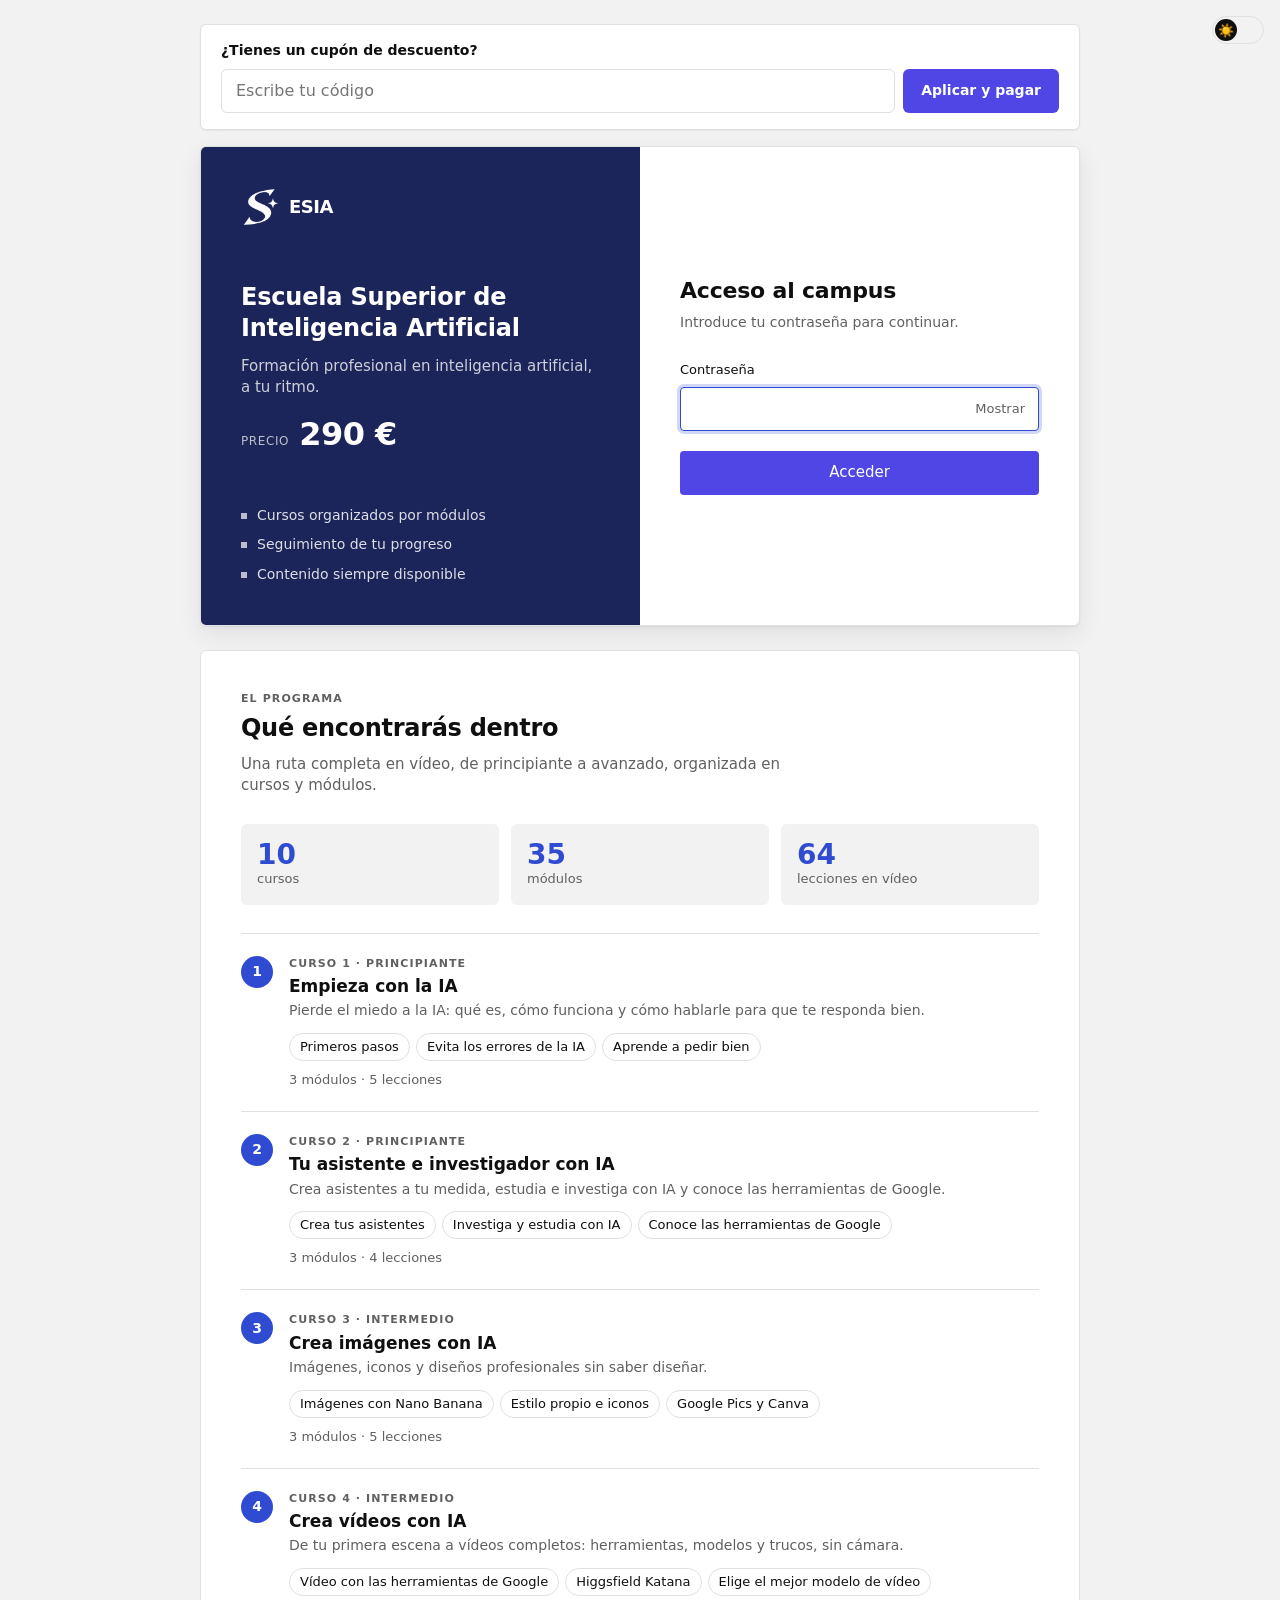
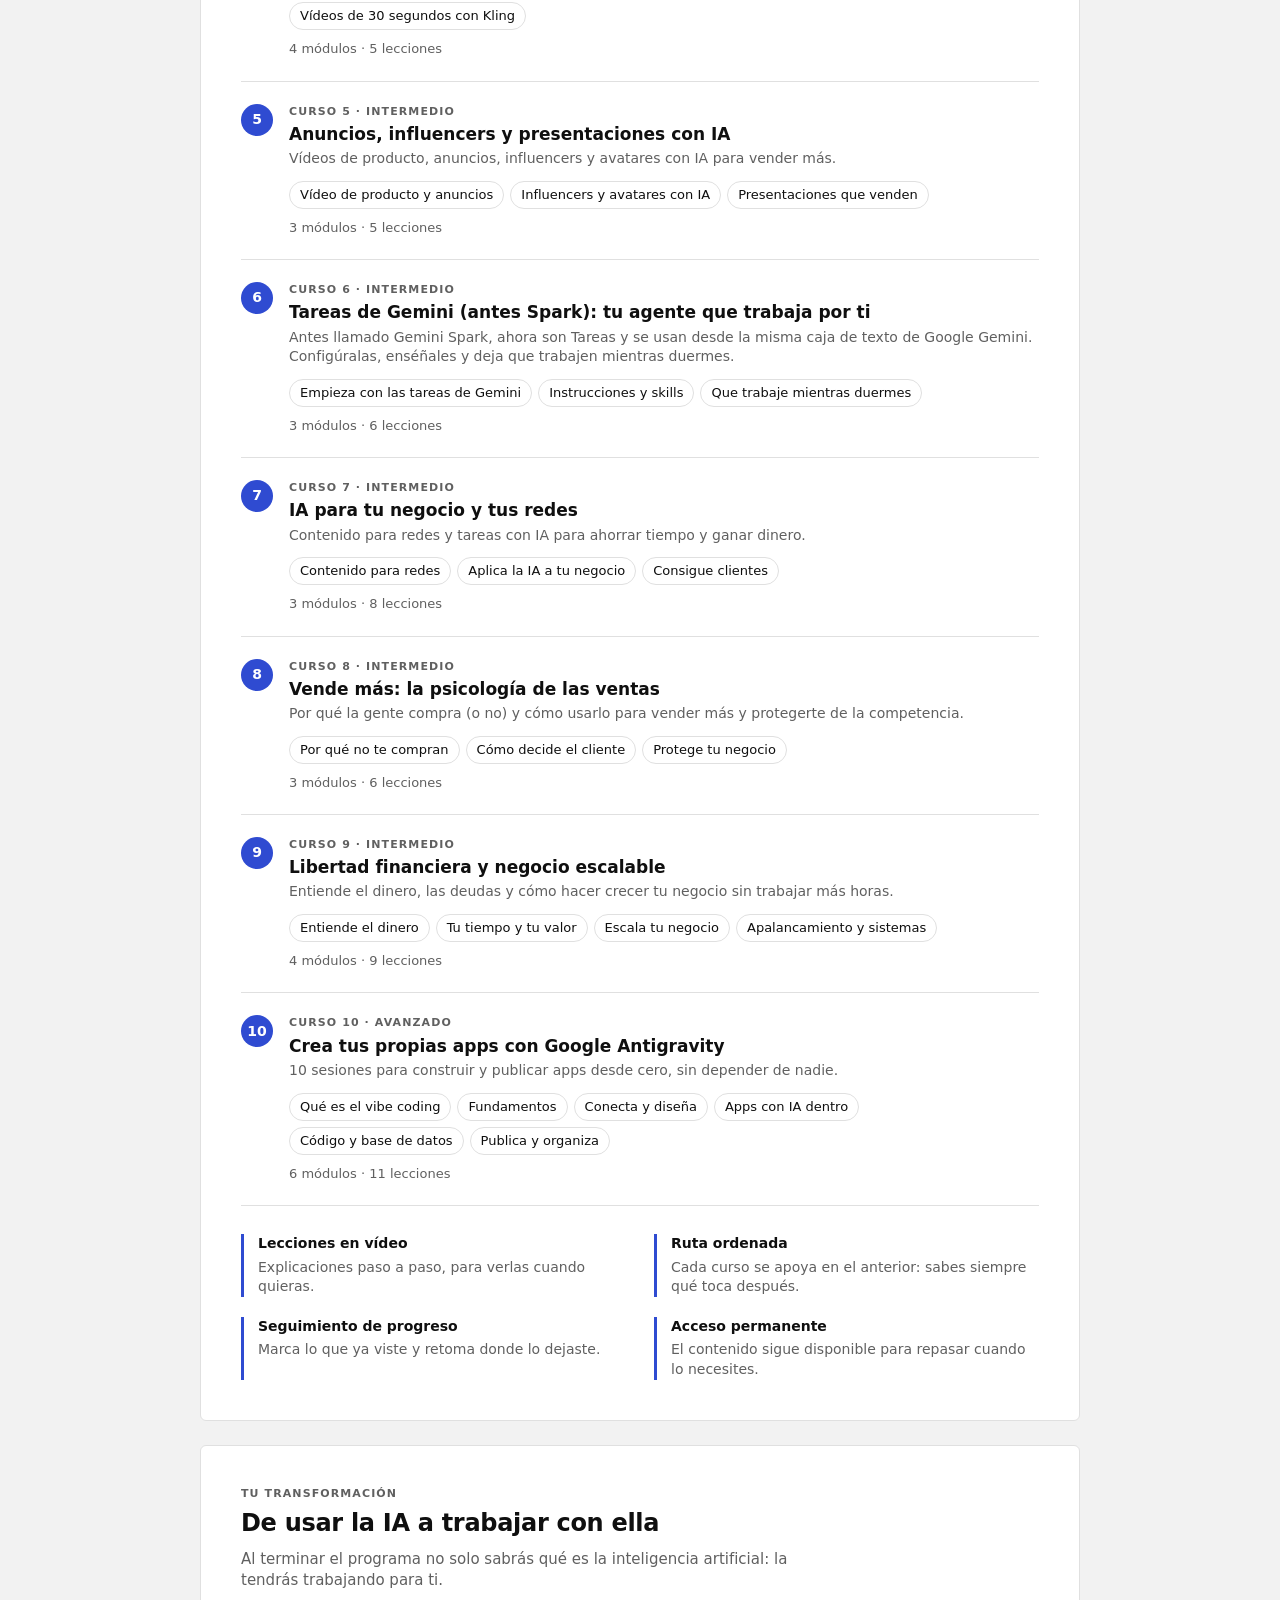
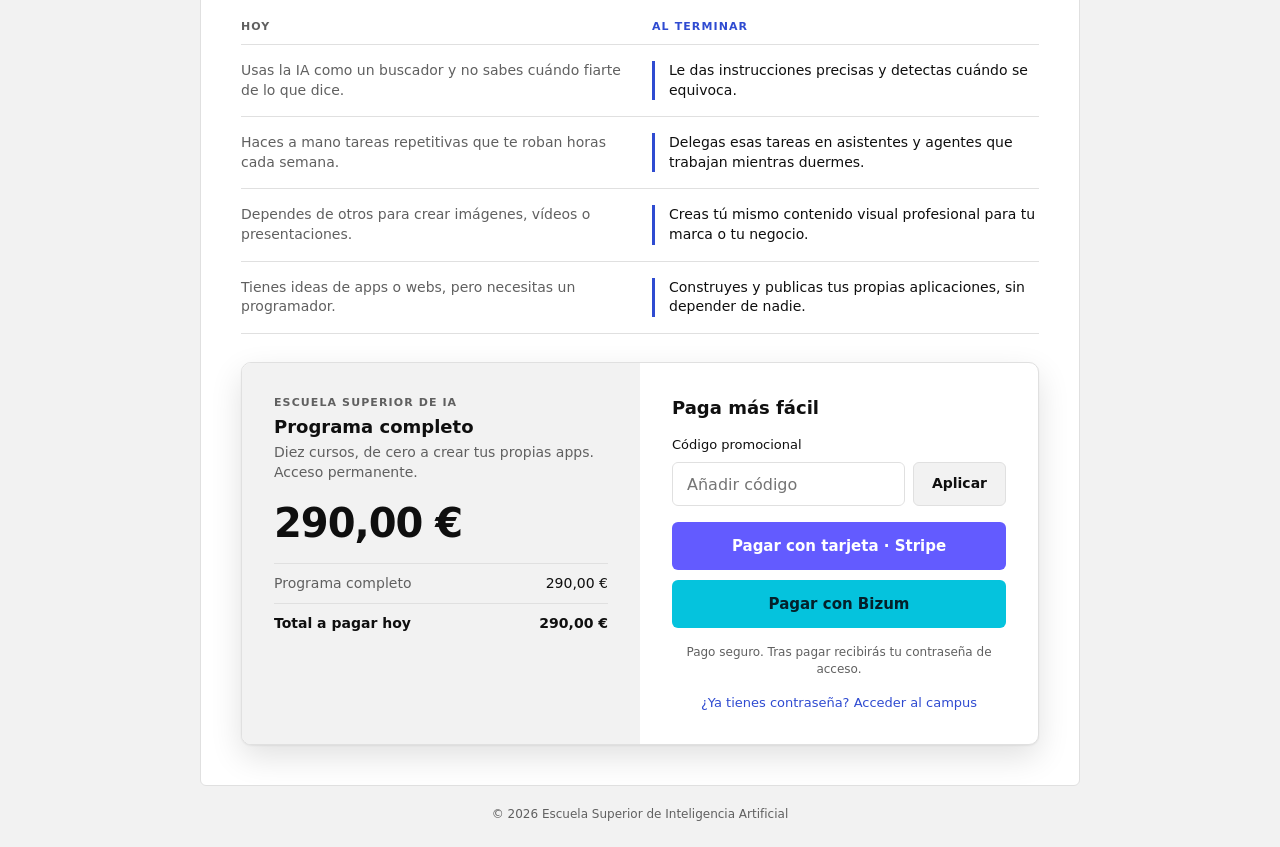
<file: index.html>
<!doctype html>
<html lang="es">
<head>
  <meta charset="utf-8">
  <meta name="viewport" content="width=device-width, initial-scale=1">
  <title>Escuela Superior de Inteligencia Artificial</title>
  <meta name="description" content="Plataforma de formación en inteligencia artificial. Acceso con contraseña.">
  <meta name="theme-color" content="#242527">
  <link rel="icon" href="assets/favicon.png?v=7" type="image/png">
  <!-- Vista previa al compartir (WhatsApp, Telegram, redes). Si cambia la dirección web, actualiza las URLs de abajo. -->
  <link rel="canonical" href="https://escuelasuperioria.com/">
  <link rel="apple-touch-icon" href="assets/apple-touch-icon.png?v=7">
  <meta property="og:type" content="website">
  <meta property="og:site_name" content="ESIA">
  <meta property="og:locale" content="es_MX">
  <meta property="og:title" content="Escuela Superior de Inteligencia Artificial">
  <meta property="og:description" content="Formación profesional en inteligencia artificial, a tu ritmo.">
  <meta property="og:url" content="https://escuelasuperioria.com/">
  <meta property="og:image" content="https://escuelasuperioria.com/assets/og-image.png?v=7">
  <meta property="og:image:type" content="image/png">
  <meta property="og:image:width" content="1200">
  <meta property="og:image:height" content="630">
  <meta property="og:image:alt" content="Logo de la Escuela Superior de Inteligencia Artificial">
  <meta name="twitter:card" content="summary_large_image">
  <meta name="twitter:title" content="Escuela Superior de Inteligencia Artificial">
  <meta name="twitter:description" content="Formación profesional en inteligencia artificial, a tu ritmo.">
  <meta name="twitter:image" content="https://escuelasuperioria.com/assets/og-image.png?v=7">
  <link rel="stylesheet" href="css/styles.css">
  <script src="js/redirect.js"></script>
  <script src="js/theme.js"></script>
</head>
<body class="intro-page">
  <main class="intro">
    <button id="theme-btn" class="switch intro-theme" type="button" role="switch" aria-checked="false" aria-label="Modo oscuro"><span class="switch-knob" aria-hidden="true"></span></button>

    <form id="top-coupon" class="top-coupon" novalidate>
      <label for="top-code">¿Tienes un cupón de descuento?</label>
      <div class="co-coupon-row">
        <input id="top-code" type="text" autocomplete="off" autocapitalize="characters" spellcheck="false" placeholder="Escribe tu código">
        <button type="submit" class="btn btn-primary top-coupon-btn">Aplicar y pagar</button>
      </div>
      <p id="top-msg" class="co-msg" role="status" hidden></p>
    </form>

    <section class="intro-card" aria-labelledby="intro-title">
      <div class="intro-aside">
        <div class="brand">
          <img class="brand-logo" src="assets/logo.png?v=7" alt="" width="40" height="40">
          <span class="brand-text">ESIA</span>
        </div>
        <div>
          <h1 id="intro-title">Escuela Superior de Inteligencia Artificial</h1>
          <p class="lead">Formación profesional en inteligencia artificial, a tu ritmo.</p>
          <p class="intro-price"><span>Precio</span> <strong>290 €</strong></p>
                  </div>
        <ul class="intro-points">
          <li>Cursos organizados por módulos</li>
          <li>Seguimiento de tu progreso</li>
          <li>Contenido siempre disponible</li>
        </ul>
      </div>

      <div class="intro-main">
        <h2>Acceso al campus</h2>
        <p class="intro-note">Introduce tu contraseña para continuar.</p>

        <form id="gate-form" class="gate" autocomplete="off" novalidate>
          <label for="password">Contraseña</label>
          <div class="gate-field">
            <input id="password" name="password" type="password"
                   autocomplete="current-password" aria-describedby="gate-error" required autofocus>
            <button type="button" id="toggle-pass" class="gate-toggle" aria-label="Mostrar contraseña">Mostrar</button>
          </div>
          <p id="gate-error" class="gate-error" role="alert" hidden></p>
          <button type="submit" class="btn btn-primary btn-block">Acceder</button>
        </form>
      </div>
    </section>

    <section class="info" aria-labelledby="inside-title">
      <p class="eyebrow">El programa</p>
      <h2 id="inside-title" class="info-title">Qué encontrarás dentro</h2>
      <p class="info-lead">Una ruta completa en vídeo, de principiante a avanzado, organizada en cursos y módulos.</p>
      <dl id="program-stats" class="program-stats"></dl>
      <ol id="program-list" class="program-list"></ol>
      <ul class="includes">
        <li><strong>Lecciones en vídeo</strong><span>Explicaciones paso a paso, para verlas cuando quieras.</span></li>
        <li><strong>Ruta ordenada</strong><span>Cada curso se apoya en el anterior: sabes siempre qué toca después.</span></li>
        <li><strong>Seguimiento de progreso</strong><span>Marca lo que ya viste y retoma donde lo dejaste.</span></li>
        <li><strong>Acceso permanente</strong><span>El contenido sigue disponible para repasar cuando lo necesites.</span></li>
      </ul>
    </section>

    <section class="info" aria-labelledby="change-title">
      <p class="eyebrow">Tu transformación</p>
      <h2 id="change-title" class="info-title">De usar la IA a trabajar con ella</h2>
      <p class="info-lead">Al terminar el programa no solo sabrás qué es la inteligencia artificial: la tendrás trabajando para ti.</p>
      <div class="change-head" aria-hidden="true"><span>Hoy</span><span>Al terminar</span></div>
      <ul class="change-list">
        <li><p><span class="change-label">Hoy</span>Usas la IA como un buscador y no sabes cuándo fiarte de lo que dice.</p>
            <p><span class="change-label">Al terminar</span>Le das instrucciones precisas y detectas cuándo se equivoca.</p></li>
        <li><p><span class="change-label">Hoy</span>Haces a mano tareas repetitivas que te roban horas cada semana.</p>
            <p><span class="change-label">Al terminar</span>Delegas esas tareas en asistentes y agentes que trabajan mientras duermes.</p></li>
        <li><p><span class="change-label">Hoy</span>Dependes de otros para crear imágenes, vídeos o presentaciones.</p>
            <p><span class="change-label">Al terminar</span>Creas tú mismo contenido visual profesional para tu marca o tu negocio.</p></li>
        <li><p><span class="change-label">Hoy</span>Tienes ideas de apps o webs, pero necesitas un programador.</p>
            <p><span class="change-label">Al terminar</span>Construyes y publicas tus propias aplicaciones, sin depender de nadie.</p></li>
      </ul>
      <div class="checkout" id="checkout">
        <div class="co-summary">
          <p class="eyebrow">Escuela Superior de IA</p>
          <h3 class="co-name">Programa completo</h3>
          <p class="co-sub">Diez cursos, de cero a crear tus propias apps. Acceso permanente.</p>
          <p class="co-price"><span id="co-total">290,00 €</span></p>
          <dl class="co-lines">
            <div><dt>Programa completo</dt><dd id="co-sub">290,00 €</dd></div>
            <div id="co-disc-row" hidden><dt id="co-disc-label">Cupón</dt><dd id="co-disc">-280,10 €</dd></div>
            <div class="co-total-row"><dt>Total a pagar hoy</dt><dd id="co-total2">290,00 €</dd></div>
          </dl>
        </div>
        <div class="co-pay">
          <h3>Paga más fácil</h3>
          <form id="co-coupon" class="co-coupon" novalidate>
            <label for="co-code">Código promocional</label>
            <div class="co-coupon-row">
              <input id="co-code" type="text" autocomplete="off" autocapitalize="characters" spellcheck="false" placeholder="Añadir código">
              <button type="submit" class="btn co-apply">Aplicar</button>
            </div>
            <p id="co-msg" class="co-msg" role="status" hidden></p>
          </form>
          <div class="co-methods">
            <button type="button" class="co-btn co-stripe" data-method="stripe">Pagar con tarjeta · Stripe</button>
            <button type="button" class="co-btn co-bizum" data-method="bizum">Pagar con Bizum</button>
          </div>
          <p id="co-pay-msg" class="co-msg" role="status" hidden></p>
          <p class="co-secure">Pago seguro. Tras pagar recibirás tu contraseña de acceso.</p>
          <a class="co-already" href="#password">¿Ya tienes contraseña? Acceder al campus</a>
        </div>
      </div>
    </section>

    <footer class="intro-foot">© <span id="year"></span> Escuela Superior de Inteligencia Artificial</footer>
  </main>

  <script src="js/auth.js"></script>
  <script src="js/gate.js"></script>
  <script src="js/data.js"></script>
  <script src="js/landing.js"></script>
  <script src="js/checkout.js"></script>
</body>
</html>
</file>
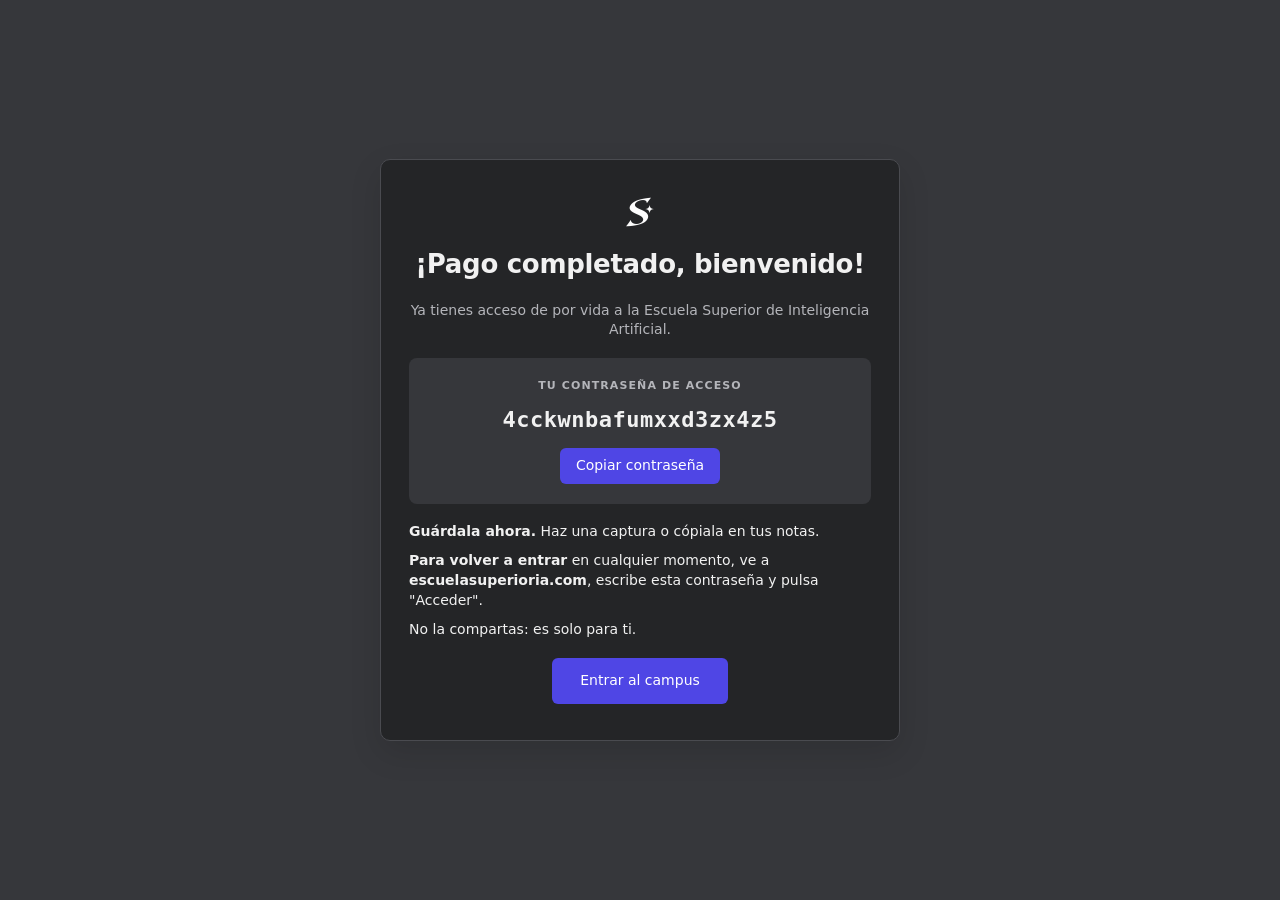
<file: bienvenida-7k4q.html>
<!DOCTYPE html>
<html lang="es">
<head>
  <meta charset="utf-8">
  <meta name="viewport" content="width=device-width, initial-scale=1">
  <meta name="robots" content="noindex, nofollow">
  <meta name="referrer" content="no-referrer">
  <title>¡Bienvenido! · ESIA</title>
  <link rel="icon" href="assets/favicon.png?v=7" type="image/png">
  <link rel="stylesheet" href="css/styles.css">
</head>
<body class="intro-page">
  <main class="intro">
    <section class="welcome">
      <img class="brand-logo" src="assets/logo.png?v=7" alt="" width="56" height="56">
      <h1>¡Pago completado, bienvenido!</h1>
      <p class="welcome-lead">Ya tienes acceso de por vida a la Escuela Superior de Inteligencia Artificial.</p>

      <div class="welcome-box">
        <p class="eyebrow">Tu contraseña de acceso</p>
        <p class="welcome-pass" id="pass">4cckwnbafumxxd3zx4z5</p>
        <button type="button" class="btn btn-primary" id="copy">Copiar contraseña</button>
      </div>

      <div class="welcome-steps">
        <p><strong>Guárdala ahora.</strong> Haz una captura o cópiala en tus notas.</p>
        <p><strong>Para volver a entrar</strong> en cualquier momento, ve a <strong>escuelasuperioria.com</strong>, escribe esta contraseña y pulsa "Acceder".</p>
        <p>No la compartas: es solo para ti.</p>
      </div>

      <a class="btn btn-primary welcome-cta" href="index.html">Entrar al campus</a>
    </section>
  </main>
  <script>
    document.getElementById('copy').addEventListener('click', function () {
      var b = this, el = document.getElementById('pass');
      (navigator.clipboard ? navigator.clipboard.writeText(el.textContent) : Promise.reject()).then(function () {
        b.textContent = '¡Copiada!';
      }, function () {
        var r = document.createRange(); r.selectNodeContents(el);
        var s = getSelection(); s.removeAllRanges(); s.addRange(r); b.textContent = 'Selecciónala y cópiala';
      });
    });
  </script>
</body>
</html>
</file>
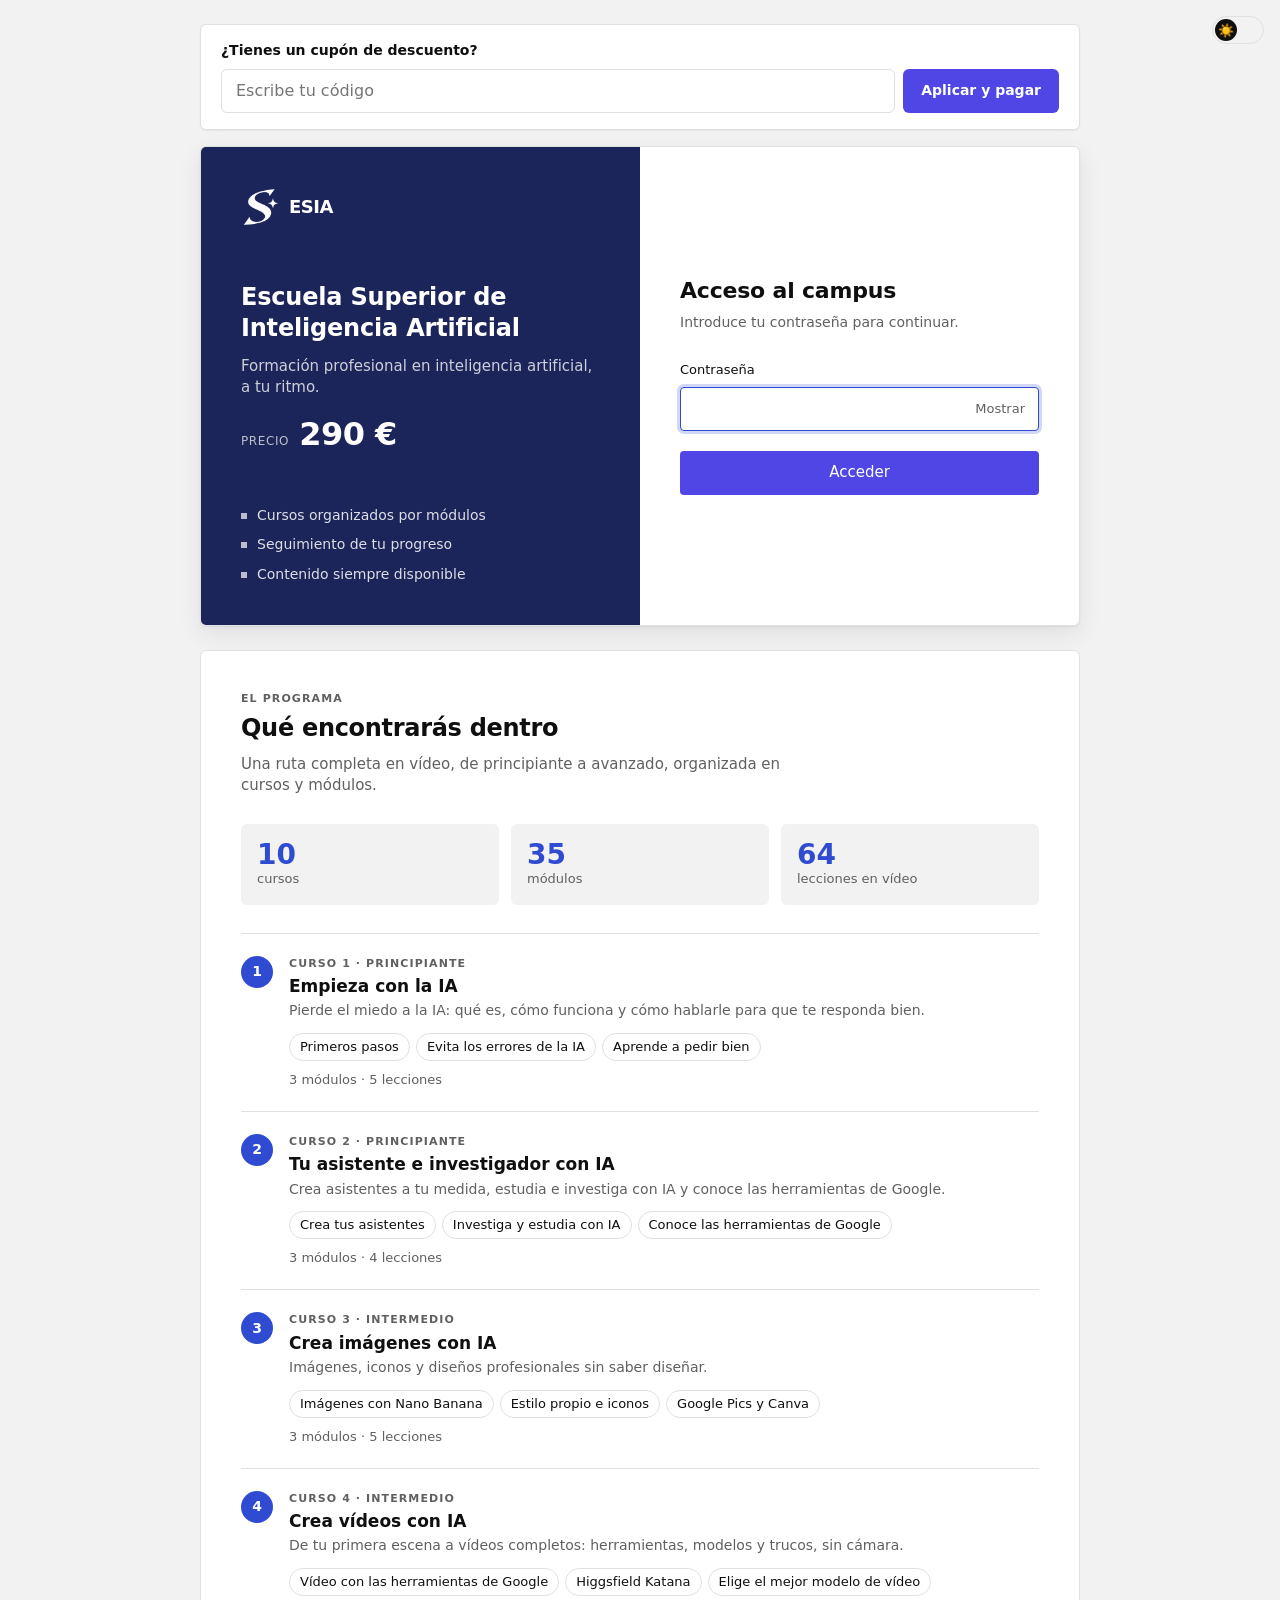
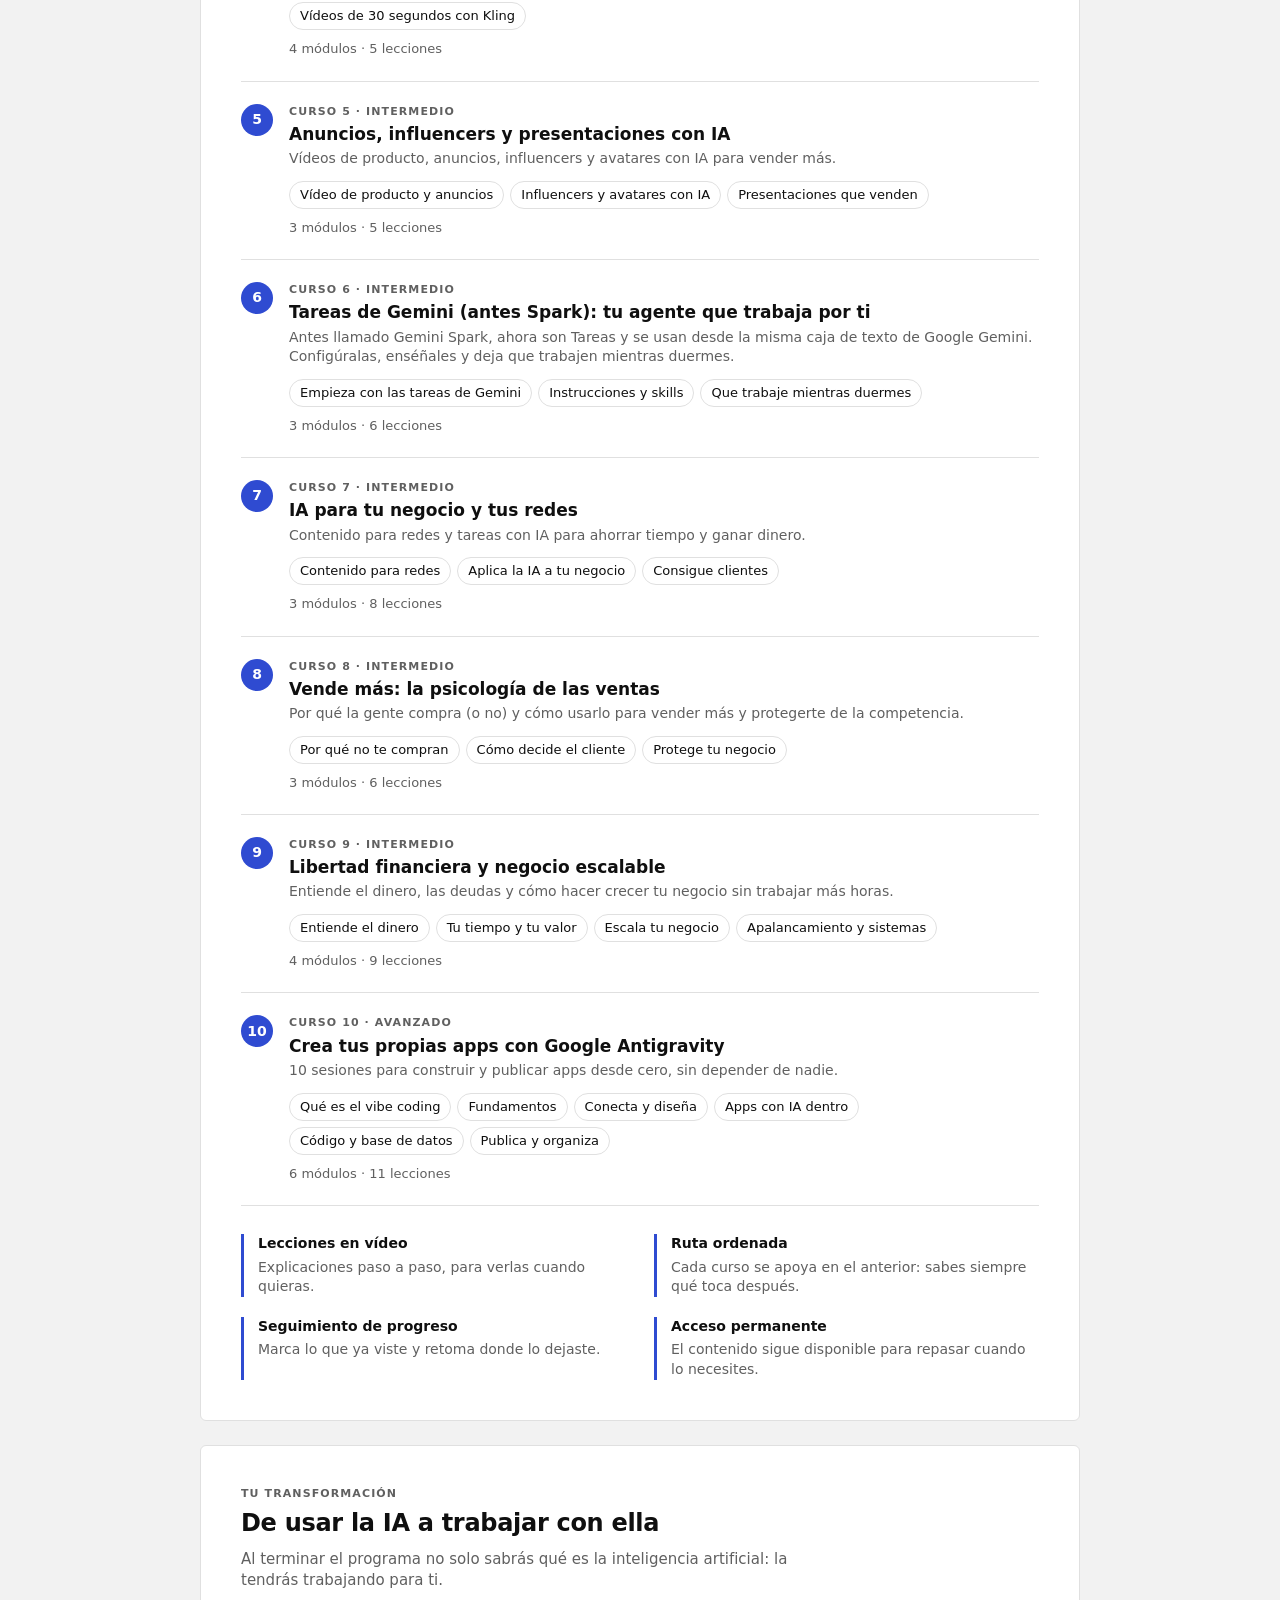
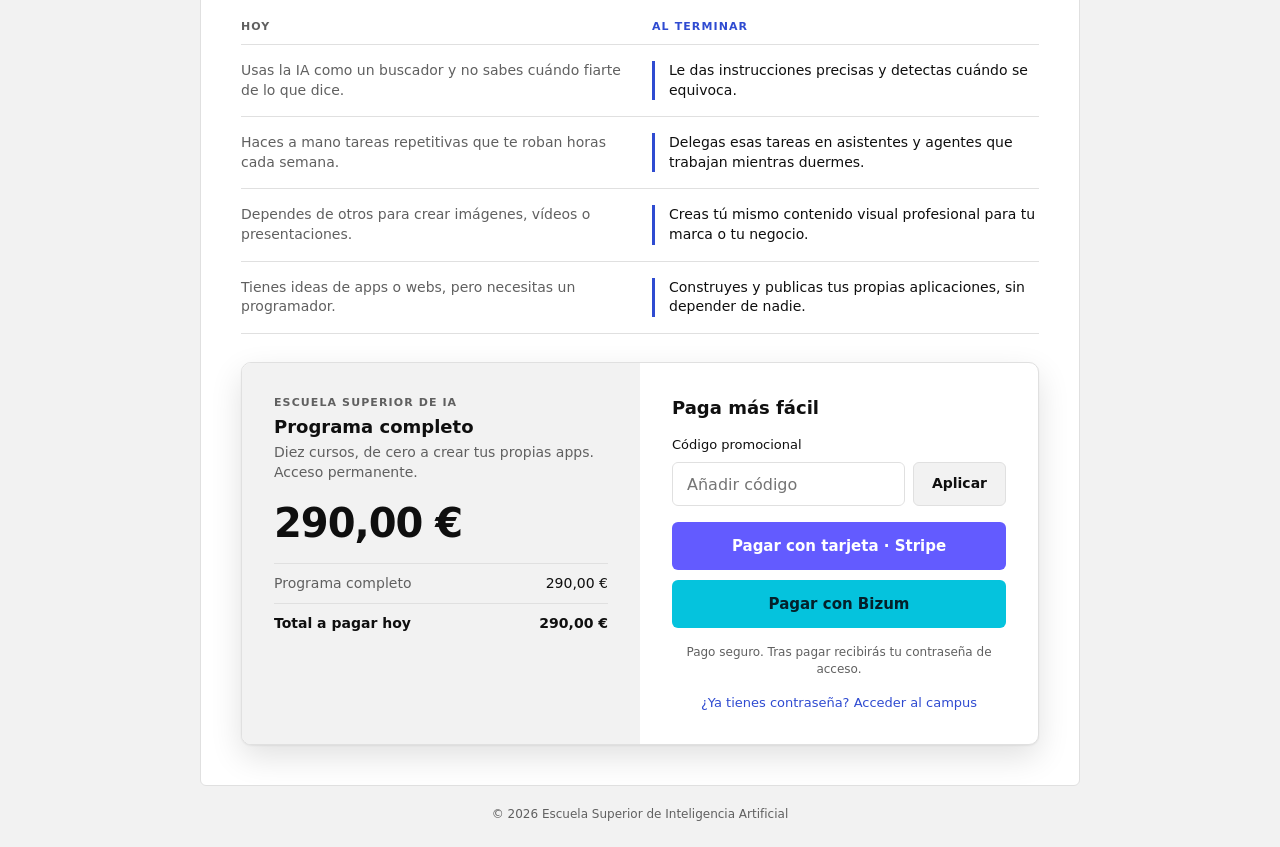
<file: escuela.html>
<!doctype html>
<html lang="es">
<head>
  <meta charset="utf-8">
  <meta name="viewport" content="width=device-width, initial-scale=1">
  <title>ESIA · Escuela</title>
  <meta name="theme-color" content="#242527">
  <meta name="robots" content="noindex">
  <link rel="icon" href="assets/favicon.png?v=7" type="image/png">
  <link rel="apple-touch-icon" href="assets/apple-touch-icon.png?v=7">
  <link rel="stylesheet" href="css/styles.css">
  <script src="js/redirect.js"></script>
  <script src="js/theme.js"></script>
  <script src="js/auth.js"></script>
  <script>
    // Guardia de acceso: sin sesión, vuelve a la portada antes de pintar nada.
    if (!EsiaAuth.isLoggedIn()) { window.location.replace('index.html'); }
  </script>
</head>
<body class="school-page">
  <header class="topbar">
    <div class="topbar-left">
      <button id="menu-btn" class="icon-btn" aria-label="Menú" aria-controls="sidebar" aria-expanded="false">
        <svg viewBox="0 0 24 24" width="24" height="24"><path fill="currentColor" d="M3 6h18v2H3zm0 5h18v2H3zm0 5h18v2H3z"/></svg>
      </button>
      <a href="#/" class="brand" aria-label="Inicio">
        <img class="brand-logo" src="assets/logo.png?v=7" alt="" width="32" height="32">
        <span class="brand-text">ESIA</span>
      </a>
    </div>

    <form id="search-form" class="search" role="search">
      <span class="search-icon" aria-hidden="true">
        <svg viewBox="0 0 24 24" width="18" height="18" fill="none" stroke="currentColor" stroke-width="2" stroke-linecap="round" stroke-linejoin="round"><circle cx="11" cy="11" r="7"/><path d="m20 20-3.5-3.5"/></svg>
      </span>
      <input id="search" type="search" placeholder="Buscar lecciones" aria-label="Buscar lecciones" autocomplete="off" enterkeyhint="search">
      <button type="button" id="search-clear" class="search-clear" aria-label="Borrar búsqueda">×</button>
    </form>

    <div class="topbar-right">
      <button id="theme-btn" class="switch" type="button" role="switch" aria-checked="false" aria-label="Modo oscuro"><span class="switch-knob" aria-hidden="true"></span></button>
      <button id="logout-btn" class="btn btn-ghost" type="button">Salir</button>
    </div>
  </header>

  <div class="shell">
    <aside id="sidebar" class="sidebar" aria-label="Navegación"></aside>
    <div id="backdrop" class="backdrop" hidden></div>
    <main id="view" class="view" tabindex="-1"></main>
  </div>

  <noscript><p class="noscript">Esta plataforma necesita JavaScript.</p></noscript>

  <script src="js/data.js"></script>
  <script src="js/app.js"></script>
</body>
</html>
</file>
<file: css/styles.css>
:root {
  --bg: #242527;
  --surface: #2c2d30;
  --surface-2: #36373b;
  --surface-3: #4a4b50;
  --text: #f1f1f1;
  --text-dim: #b4b5ba;
  --red: #4f46e5;
  --red-dark: #4338ca;
  --blue: #3ea6ff;
  --accent: #4f6bed;
  --accent-deep: #1b2559;
  --on-text: #242527;
  --topbar-bg: rgba(36, 37, 39, .95);
  --error: #ff6b81;
  --radius: 6px;
  --topbar-h: 56px;
  --sidebar-w: 240px;
}

*, *::before, *::after { box-sizing: border-box; }
html { -webkit-text-size-adjust: 100%; }
html { color-scheme: dark; }
html[data-theme="light"] {
  color-scheme: light;
  --bg: #ffffff;
  --surface: #ffffff;
  --surface-2: #f2f2f2;
  --surface-3: #e0e0e0;
  --text: #0f0f0f;
  --text-dim: #606060;
  --on-text: #ffffff;
  --topbar-bg: rgba(255, 255, 255, .95);
  --blue: #065fd4;
  --accent: #2f4bd1;
  --accent-deep: #1b2559;
  --error: #c4001f;
}
body {
  margin: 0;
  background: var(--bg);
  color: var(--text);
  font-family: Roboto, "Segoe UI", system-ui, -apple-system, Arial, sans-serif;
  font-size: 14px;
  line-height: 1.4;
  -webkit-font-smoothing: antialiased;
  overflow-x: hidden;
  overflow-wrap: break-word;
}
a { color: inherit; text-decoration: none; }
img { display: block; max-width: 100%; }
h1, h2, h3, p { margin: 0; }
:focus-visible { outline: 2px solid var(--blue); outline-offset: 2px; }
[hidden] { display: none !important; }

/* ---------- Marca ---------- */
.brand { display: inline-flex; align-items: center; gap: 8px; font-weight: 700; letter-spacing: -0.5px; }
.brand-logo { width: 32px; height: 32px; object-fit: contain; flex: none; }
.brand-text { font-size: 18px; }
.brand-text small { font-weight: 400; color: var(--text-dim); font-size: 11px; margin-left: 2px; }

/* ---------- Botones ---------- */
.btn {
  display: inline-flex; align-items: center; justify-content: center; gap: 6px;
  border: 0; border-radius: 6px; padding: 0 16px; min-height: 36px;
  font: inherit; font-weight: 500; cursor: pointer; transition: background .15s;
  text-align: center;
}
.btn-primary { background: var(--accent); color: #fff; }
.btn-primary:hover { background: var(--accent-deep); }
html:not([data-theme="light"]) .btn-primary:hover { background: #6b84f5; }
.btn-secondary { background: transparent; color: var(--text); border: 1px solid var(--surface-3); }
.btn-secondary:hover { background: var(--surface-2); }
.btn-ghost { background: transparent; color: var(--text); border: 1px solid var(--surface-3); }
.btn-ghost:hover { background: var(--surface-2); }
.btn-block { width: 100%; min-height: 44px; border-radius: 4px; font-size: 15px; }
.intro .btn-primary { background: var(--red); color: #fff; opacity: 1; }
.intro .btn-primary:hover { background: var(--red-dark); }
.icon-btn {
  display: grid; place-items: center; width: 40px; height: 40px; border: 0; border-radius: 50%;
  background: transparent; color: var(--text); cursor: pointer; font-size: 16px; flex: none;
}
.icon-btn:hover { background: var(--surface-2); }

/* ---------- Introducción ---------- */
.intro-page { min-height: 100vh; min-height: 100dvh; background: var(--surface-2); }
.intro {
  position: relative; min-height: 100vh; min-height: 100dvh; display: flex; flex-direction: column;
  align-items: center; justify-content: center; padding: 24px 16px;
}
.intro-card {
  display: grid; grid-template-columns: 1fr 1fr; width: 100%; max-width: 880px; min-height: 480px;
  background: var(--bg); border: 1px solid var(--surface-3); border-radius: 6px; overflow: hidden;
  box-shadow: 0 1px 2px rgba(0, 0, 0, .06), 0 8px 24px rgba(0, 0, 0, .08);
}
.intro-aside {
  display: flex; flex-direction: column; justify-content: space-between; gap: 32px; padding: 40px;
  background: var(--accent-deep); color: #fff;
}
.intro-aside .brand-text small { color: rgba(255, 255, 255, .7); }
.intro-aside .brand-logo { width: 40px; height: 40px; }
.intro-aside h1 { font-size: 24px; line-height: 1.3; font-weight: 600; letter-spacing: -.2px; margin-bottom: 12px; }
.lead { color: rgba(255, 255, 255, .78); font-size: 15px; }
.intro-price { display: flex; align-items: baseline; gap: 6px; margin-top: 20px; }
.intro-price span { font-size: 12px; text-transform: uppercase; letter-spacing: .6px; color: rgba(255, 255, 255, .7); margin-right: 4px; }
.intro-price strong { font-size: 32px; font-weight: 700; letter-spacing: -.5px; line-height: 1; }
.intro-price small { font-size: 14px; font-weight: 500; color: rgba(255, 255, 255, .8); }
.intro-points { list-style: none; margin: 0; padding: 0; display: grid; gap: 10px; color: rgba(255, 255, 255, .85); font-size: 14px; }
.intro-points li { display: flex; align-items: center; gap: 10px; }
.intro-points li::before { content: ""; width: 6px; height: 6px; background: #fff; opacity: .7; flex: none; }
.intro-aside, .intro-main { min-width: 0; }
.intro-main { display: flex; flex-direction: column; justify-content: center; padding: 40px; }
.intro-main h2 { font-size: 22px; font-weight: 600; letter-spacing: -.2px; }
.intro-note { color: var(--text-dim); margin: 6px 0 28px; }
.gate label { display: block; font-weight: 500; font-size: 13px; margin-bottom: 8px; }
.gate-field { position: relative; display: flex; align-items: center; }
.gate input {
  width: 100%; height: 44px; padding: 0 84px 0 14px; border-radius: 4px;
  background: var(--bg); color: var(--text); border: 1px solid var(--surface-3); font: inherit; font-size: 16px;
}
.gate input:hover { border-color: var(--text-dim); }
.gate input:focus { outline: none; border-color: var(--accent); box-shadow: 0 0 0 3px color-mix(in srgb, var(--accent) 22%, transparent); }
.gate input[aria-invalid="true"] { border-color: var(--error); }
.gate-toggle {
  position: absolute; right: 4px; height: 36px; padding: 0 10px; border: 0; border-radius: 4px;
  background: transparent; color: var(--text-dim); font: inherit; font-size: 13px; cursor: pointer;
}
.gate-toggle:hover { color: var(--text); background: var(--surface-2); }
.gate-error { color: var(--error); margin-top: 10px; font-size: 13px; }
.gate .btn-block { margin-top: 20px; }
/* ---------- Portada: programa y transformación ---------- */
.info {
  width: 100%; max-width: 880px; margin-top: 24px; padding: 40px;
  background: var(--bg); border: 1px solid var(--surface-3); border-radius: 6px;
}
.info-title { font-size: 24px; font-weight: 700; letter-spacing: -.3px; margin-top: 6px; }
.info-lead { color: var(--text-dim); font-size: 15px; margin-top: 8px; max-width: 60ch; }
.program-stats { display: grid; grid-template-columns: repeat(3, minmax(0, 1fr)); gap: 12px; margin: 28px 0; }
.program-stats div { display: flex; flex-direction: column-reverse; padding: 16px; background: var(--surface-2); border-radius: 6px; }
.program-stats dt { color: var(--text-dim); font-size: 13px; }
.program-stats dd { margin: 0; font-size: 28px; font-weight: 700; color: var(--accent); line-height: 1.1; }
.program-list { list-style: none; margin: 0; padding: 0; border-top: 1px solid var(--surface-3); }
.program-item { display: flex; gap: 16px; padding: 22px 0; border-bottom: 1px solid var(--surface-3); }
.program-num {
  flex: none; display: grid; place-items: center; width: 32px; height: 32px; border-radius: 50%;
  background: var(--accent); color: #fff; font-weight: 700;
}
.program-body { min-width: 0; }
.program-title { font-size: 17px; line-height: 1.3; margin: 4px 0 0; }
.program-desc { color: var(--text-dim); margin-top: 4px; }
.program-modules { display: flex; flex-wrap: wrap; gap: 6px; list-style: none; margin: 12px 0 0; padding: 0; }
.program-modules li { padding: 4px 10px; border: 1px solid var(--surface-3); border-radius: 999px; font-size: 13px; }
.program-meta { color: var(--text-dim); font-size: 13px; margin-top: 10px; }
.includes { display: grid; grid-template-columns: repeat(2, minmax(0, 1fr)); gap: 20px 28px; list-style: none; margin: 28px 0 0; padding: 0; }
.includes li { display: flex; flex-direction: column; gap: 4px; padding-left: 14px; border-left: 3px solid var(--accent); }
.includes span { color: var(--text-dim); }
.change-head, .change-list li { display: grid; grid-template-columns: minmax(0, 1fr) minmax(0, 1fr); gap: 24px; }
.change-head { margin-top: 28px; padding-bottom: 10px; border-bottom: 1px solid var(--surface-3); font-size: 11px; font-weight: 600; letter-spacing: .1em; text-transform: uppercase; color: var(--text-dim); }
.change-head span + span { color: var(--accent); }
.change-list { list-style: none; margin: 0; padding: 0; }
.change-list li { padding: 16px 0; border-bottom: 1px solid var(--surface-3); }
.change-list p:first-child { color: var(--text-dim); }
.change-list p:last-child { font-weight: 500; padding-left: 14px; border-left: 3px solid var(--accent); }
.change-label { display: none; }
.info-cta {
  display: flex; align-items: center; justify-content: space-between; gap: 16px; flex-wrap: wrap;
  margin-top: 28px; padding: 20px 24px; background: var(--accent-deep); color: #fff; border-radius: 6px;
}
.info-cta p { display: flex; flex-direction: column; gap: 2px; font-size: 16px; }
.info-cta span { font-size: 14px; color: rgba(255, 255, 255, .78); }
.info-cta .btn-primary { min-height: 44px; padding: 0 22px; }
.intro-foot { margin-top: 20px; color: var(--text-dim); font-size: 12px; text-align: center; }
.shake { animation: shake .4s; }
@keyframes shake {
  20%, 60% { transform: translateX(-6px); }
  40%, 80% { transform: translateX(6px); }
}

/* ---------- Barra superior ---------- */
.topbar {
  position: fixed; inset: 0 0 auto 0; z-index: 30; height: var(--topbar-h);
  display: flex; align-items: center; justify-content: space-between; gap: 12px; padding: 0 16px;
  background: var(--topbar-bg); backdrop-filter: blur(8px); border-bottom: 1px solid var(--surface-3);
}
.topbar-left { display: flex; align-items: center; gap: 8px; }
.topbar-right { display: flex; align-items: center; gap: 8px; min-width: 100px; justify-content: flex-end; }
.search {
  position: relative; display: flex; align-items: center; flex: 0 1 560px; min-width: 0; height: 40px;
  background: var(--bg); border: 1px solid var(--surface-3); border-radius: 4px;
  transition: background .15s, border-color .15s, box-shadow .15s;
}
.search:hover { border-color: var(--text-dim); }
.search:focus-within {
  background: var(--bg); border-color: var(--accent); box-shadow: 0 0 0 3px color-mix(in srgb, var(--accent) 22%, transparent);
}
.search-icon { position: absolute; left: 14px; color: var(--text-dim); pointer-events: none; display: grid; }
.search input {
  flex: 1; min-width: 0; height: 100%; padding: 0 40px 0 44px; background: transparent; color: var(--text);
  border: 0; border-radius: 4px; font: inherit; font-size: 15px; appearance: none; -webkit-appearance: none;
}
.search input:focus { outline: none; }
.search input::placeholder { color: var(--text-dim); }
.search input::-webkit-search-cancel-button { display: none; }
.search-clear {
  position: absolute; right: 6px; width: 28px; height: 28px; border: 0; border-radius: 50%;
  background: transparent; color: var(--text-dim); cursor: pointer; font-size: 18px; line-height: 1;
}
.search-clear:hover { background: var(--surface-3); color: var(--text); }
.search:not(.has-value) .search-clear { display: none; }

/* ---------- Interruptor de tema ---------- */
.switch {
  position: relative; flex: none; width: 52px; height: 28px; padding: 0; border: 1px solid var(--surface-3);
  border-radius: 14px; background: var(--surface-2); cursor: pointer; transition: background .2s;
}
.switch-knob {
  position: absolute; top: 2px; left: 2px; width: 22px; height: 22px; border-radius: 50%;
  display: grid; place-items: center; font-size: 13px; line-height: 1;
  background: var(--text); color: var(--on-text); transition: transform .2s;
}
.switch[aria-checked="true"] .switch-knob { transform: translateX(24px); }
.intro-theme { position: absolute; top: 16px; right: 16px; z-index: 2; }

/* ---------- Estructura ---------- */
.shell { padding-top: var(--topbar-h); display: flex; min-height: 100vh; max-width: 100%; }
.sidebar {
  position: fixed; top: var(--topbar-h); bottom: 0; left: 0; width: var(--sidebar-w);
  padding: 12px; overflow-y: auto; background: var(--bg); z-index: 25;
}
.view { flex: 1; min-width: 0; max-width: 100%; margin-left: var(--sidebar-w); padding: 12px 24px 48px; outline: none; }
.sidebar-collapsed .sidebar { display: none; }
.sidebar-collapsed .view { margin-left: 0; }
.backdrop { position: fixed; inset: 0; background: rgba(0, 0, 0, .6); z-index: 20; }

.side-item {
  display: flex; align-items: center; gap: 12px; padding: 8px 12px; border-radius: 6px; line-height: 1.3;
}
.side-item:hover { background: var(--surface-2); }
.side-item.active { background: var(--surface-2); font-weight: 600; box-shadow: inset 3px 0 0 var(--accent); }
.side-logout { width: 100%; margin-top: 16px; border: 0; background: transparent; color: var(--text-dim); font: inherit; cursor: pointer; text-align: left; }
.side-num { flex: none; display: grid; place-items: center; width: 24px; height: 24px; border-radius: 4px; background: var(--surface-3); font-size: 12px; font-weight: 600; }
.side-item.active .side-num { background: var(--accent); color: #fff; }
.side-icon { width: 24px; text-align: center; flex: none; font-size: 18px; }
.side-label { display: grid; min-width: 0; }
.side-sub { color: var(--text-dim); font-size: 12px; }
.progress .progress-text { margin-top: 8px; }
.side-title { margin: 24px 12px 8px; font-weight: 600; font-size: 11px; letter-spacing: .08em; text-transform: uppercase; color: var(--text-dim); }
.side-title.current { color: var(--text); }
.chips-sub { padding-top: 0; }
.chips-sub .chip { background: transparent; border: 1px solid var(--surface-3); }
.chips-sub .chip.active { background: var(--text); border-color: var(--text); }
.progress { padding: 4px 12px; }


/* ---------- Contenido ---------- */
.view-title { font-size: 24px; font-weight: 700; margin: 8px 0 16px; letter-spacing: -.3px; }
.eyebrow { font-size: 11px; font-weight: 600; letter-spacing: .1em; text-transform: uppercase; color: var(--text-dim); }
.crumb { display: inline-block; margin: 4px 0 8px; color: var(--text-dim); font-weight: 500; }
.crumb:hover { color: var(--text); }
.empty { display: grid; justify-items: center; gap: 12px; padding: 80px 16px; color: var(--text-dim); text-align: center; }
.empty-icon { font-size: 48px; }
.thumb { position: relative; aspect-ratio: 16 / 9; border-radius: 4px; overflow: hidden; background: var(--surface-2); flex: none; }
.thumb img { width: 100%; height: 100%; object-fit: cover; }
.thumb-fallback { visibility: hidden; }
.thumb-sm { width: 128px; }

.bar { height: 4px; border-radius: 2px; background: var(--surface-3); overflow: hidden; }
.bar span { display: block; height: 100%; width: 0; background: var(--accent); transition: width .3s; }
.progress-block { display: grid; gap: 6px; margin: 12px 0; }
.progress-text { color: var(--text-dim); font-size: 12px; }

/* Inicio: continuar + cursos */
.resume {
  display: flex; align-items: center; gap: 16px; padding: 12px; margin-bottom: 20px;
  background: var(--bg); border: 1px solid var(--surface-3); border-left: 3px solid var(--accent); border-radius: var(--radius);
}
.resume:hover { background: var(--surface-2); }
.resume .lesson-text { flex: 1; }
.courses { display: grid; grid-template-columns: repeat(auto-fill, minmax(320px, 1fr)); gap: 16px; max-width: 1000px; }
.course-card { display: flex; flex-direction: column; padding: 24px; background: var(--bg); border: 1px solid var(--surface-3); border-top: 3px solid var(--accent); border-radius: 6px; }
.lead-line { color: var(--text-dim); margin: -8px 0 20px; font-size: 15px; }
.course-desc { color: var(--text-dim); margin-top: 6px; font-size: 14px; max-width: 60ch; }
.course-title { font-size: 18px; line-height: 1.3; margin-top: 4px; }
.course-meta { color: var(--text-dim); margin-top: 4px; }
.course-actions { display: flex; flex-wrap: wrap; gap: 8px; margin-top: auto; padding-top: 8px; }

/* Curso: módulos y lecciones numeradas */
.course-head { display: flex; align-items: flex-start; justify-content: space-between; gap: 16px; flex-wrap: wrap; max-width: 860px; margin-bottom: 8px; }
.course-head > div { flex: 1; min-width: 260px; }
.module { max-width: 860px; margin-top: 40px; }
.module-head { display: flex; align-items: flex-end; justify-content: space-between; gap: 12px; padding: 0 12px 12px; border-bottom: 2px solid var(--text); }
.module-title { font-size: 18px; font-weight: 600; margin-top: 4px; }
.count { color: var(--text-dim); font-weight: 600; font-variant-numeric: tabular-nums; }
.count.complete { color: var(--text); }
.count.complete::before { content: "✓ "; }

.lessons { list-style: none; margin: 0; padding: 0; }
.lesson { display: flex; align-items: center; gap: 12px; padding: 14px 12px; border-radius: 6px; }
.lesson:hover { background: var(--surface-2); }
.lesson.current { background: var(--surface-2); box-shadow: inset 3px 0 0 var(--accent); }
.lesson.current .lesson-title { font-weight: 600; }
.lesson-link { display: flex; align-items: center; gap: 16px; flex: 1; min-width: 0; }
.lesson-text { display: grid; gap: 2px; min-width: 0; }
.lesson-title { font-weight: 500; font-size: 15px; line-height: 1.45; }
.lesson-sub { color: var(--text-dim); font-size: 13px; }
.step { flex: none; width: 20px; text-align: center; color: var(--text-dim); font-size: 13px; font-weight: 500; font-variant-numeric: tabular-nums; }
.lesson.seen .lesson-title { color: var(--text-dim); }
.lesson.seen .thumb img { opacity: .55; }
.lessons-flat { max-width: 860px; }

/* Botón de visto: anillo fino; al marcar, solo una marca dibujada con trazo */
.check {
  position: relative; flex: none; width: 20px; height: 20px; padding: 0; margin-left: 4px;
  border: 1.5px solid var(--surface-3); border-radius: 50%; background: transparent; cursor: pointer;
  font-size: 0; color: var(--text); transition: border-color .15s, background .15s;
}
.check:hover { border-color: var(--text-dim); }
.check::after {
  content: ""; position: absolute; left: 5.5px; top: 2.5px; width: 4px; height: 8px;
  border: solid currentColor; border-width: 0 1.5px 1.5px 0; transform: rotate(45deg) scale(0);
  transition: transform .15s;
}
.check.on { border-color: var(--text); }
.check.on::after { transform: rotate(45deg) scale(1); }

/* Reproductor */
.watch { display: grid; grid-template-columns: minmax(0, 1fr) 380px; gap: 28px; max-width: 1600px; margin: 0 auto; }
.player { aspect-ratio: 16 / 9; border-radius: var(--radius); overflow: hidden; background: #000; margin-bottom: 14px; }
.player iframe { width: 100%; height: 100%; border: 0; display: block; }
.watch-title { font-size: 22px; overflow-wrap: anywhere; font-weight: 700; line-height: 1.3; margin: 4px 0; }
.watch-actions { display: flex; flex-wrap: wrap; align-items: center; gap: 8px; margin-top: 14px; }
.watch-nav { display: grid; grid-template-columns: 1fr 1fr; gap: 12px; margin-top: 24px; }
.nav-link { display: grid; gap: 2px; padding: 12px 14px; border-radius: var(--radius); background: var(--bg); border: 1px solid var(--surface-3); min-width: 0; }
.nav-link:hover { background: var(--surface-2); }
.nav-link small { color: var(--text-dim); font-weight: 600; }
.nav-link span { font-weight: 500; overflow: hidden; text-overflow: ellipsis; white-space: nowrap; }
.nav-next { text-align: right; grid-column: 2; }
.file-warning { margin-bottom: 12px; padding: 10px 14px; border-radius: var(--radius); background: var(--surface-2); border-left: 4px solid var(--accent); }

.queue { align-self: start; position: sticky; top: calc(var(--topbar-h) + 12px); max-height: calc(100vh - var(--topbar-h) - 24px); overflow-y: auto; padding: 0 4px 24px 0; }
.queue .crumb { margin-bottom: 16px; }
.queue-title { font-size: 18px; font-weight: 600; line-height: 1.35; }
.queue .progress-block { margin: 16px 0 8px; }
.queue-module { display: flex; justify-content: space-between; align-items: baseline; gap: 8px; margin: 32px 12px 8px; font-weight: 500; font-size: 13px; color: var(--text-dim); }
.queue-module span:first-child { letter-spacing: .02em; }
.lessons-compact .lesson { padding: 12px 12px; }
.lessons-compact .lesson-link { gap: 14px; }
.lessons-compact .lesson-title { font-size: 14px; line-height: 1.45; font-weight: 400; }
.lessons-compact .lesson.current .lesson-title { font-weight: 600; }

.noscript { padding: 24px; text-align: center; }

/* ---------- Responsive ---------- */
@media (max-width: 1200px) {
  .watch { grid-template-columns: 1fr; }
  .queue { position: static; max-height: none; }
}
@media (max-width: 1000px) {
  .topbar-right { min-width: 0; }
  .sidebar { transform: translateX(-100%); transition: transform .2s; box-shadow: 4px 0 20px rgba(0, 0, 0, .5); }
  .menu-open .sidebar { transform: none; }
  .view { margin-left: 0; padding: 8px 16px 40px; }
  .sidebar-collapsed .sidebar { display: block; }
}
@media (max-width: 640px) {
  :root { --topbar-h: 52px; }
  .topbar { padding: 0 8px; gap: 6px; padding-left: max(8px, env(safe-area-inset-left)); padding-right: max(8px, env(safe-area-inset-right)); }
  .topbar-left { gap: 2px; flex: none; }
  .brand-text { display: none; }
  .search { flex: 1 1 auto; min-width: 0; }
  .search input { font-size: 16px; }
  .topbar-right { min-width: 0; flex: none; }
  .topbar-right > .btn { display: none; }
  .sidebar { width: min(86vw, 320px); }
  .view { padding: 8px 16px 40px; }
  .view-title { font-size: 21px; }
  .courses { grid-template-columns: minmax(0, 1fr); }
  .course-card { padding: 16px; }
  .course-head { flex-direction: column; }
  .course-head > div { min-width: 0; width: 100%; }
  .course-head > .btn { width: 100%; }
  .resume { flex-wrap: wrap; }
  .resume .thumb-sm { display: none; }
  .resume .btn { width: 100%; }
  .module { margin-top: 28px; }
  .module-head, .lesson { padding-left: 4px; padding-right: 4px; }
  .lesson-link { gap: 10px; }
  .lesson .thumb-sm { width: 84px; }
  .lessons-compact .lesson .thumb-sm { display: none; }
  .check { width: 24px; height: 24px; }
  .check::after { left: 7.5px; top: 4px; }
  .watch { gap: 20px; }
  .player { border-radius: 0; margin-left: -16px; margin-right: -16px; }
  .watch-title { font-size: 19px; }
  .watch-actions { flex-direction: column; align-items: stretch; }
  .watch-actions .btn { width: 100%; min-height: 44px; }
  .watch-nav { grid-template-columns: minmax(0, 1fr); }
  .nav-next { grid-column: auto; text-align: left; }
  .nav-link span { white-space: normal; }
  .intro { padding: 16px 12px; justify-content: flex-start; padding-top: 56px; }
  .intro-card { grid-template-columns: minmax(0, 1fr); min-height: 0; }
  .intro-aside, .intro-main { padding: 24px 20px; }
  .intro-aside { gap: 20px; }
  .intro-aside h1 { font-size: 20px; }
  .info { padding: 24px 20px; margin-top: 16px; }
  .info-title { font-size: 20px; }
  .program-stats { gap: 8px; }
  .program-stats div { padding: 12px; }
  .program-stats dd { font-size: 22px; }
  .program-item { gap: 12px; }
  .includes { grid-template-columns: minmax(0, 1fr); }
  .change-head { display: none; }
  .change-list li { grid-template-columns: minmax(0, 1fr); gap: 10px; }
  .change-label { display: block; font-size: 11px; font-weight: 600; letter-spacing: .1em; text-transform: uppercase; margin-bottom: 2px; }
  .change-list p:last-child .change-label { color: var(--accent); }
  .info-cta .btn { width: 100%; }
  .gate input { font-size: 16px; }
}
@media (prefers-reduced-motion: reduce) {
  * { animation: none !important; transition: none !important; }
}

/* ---------- Pago (estilo Stripe) ---------- */
.checkout {
  display: grid; grid-template-columns: 1fr 1fr; margin-top: 28px; border: 1px solid var(--surface-3);
  border-radius: 10px; overflow: hidden; background: var(--bg);
  box-shadow: 0 1px 2px rgba(0, 0, 0, .06), 0 12px 32px rgba(0, 0, 0, .12);
}
.co-summary { padding: 32px; background: var(--surface-2); }
.co-pay { padding: 32px; display: flex; flex-direction: column; gap: 16px; min-width: 0; }
.co-pay h3 { font-size: 18px; font-weight: 600; }
.co-name { font-size: 18px; font-weight: 600; margin: 4px 0; }
.co-sub { color: var(--text-dim); font-size: 14px; }
.co-price { margin: 20px 0; font-size: 40px; font-weight: 700; letter-spacing: -1px; line-height: 1; }
.co-lines { margin: 0; font-size: 14px; }
.co-lines > div { display: flex; justify-content: space-between; gap: 12px; padding: 10px 0; border-top: 1px solid var(--surface-3); }
.co-lines dt { color: var(--text-dim); }
.co-lines dd { margin: 0; font-variant-numeric: tabular-nums; }
.co-lines [hidden] { display: none; }
#co-disc-row dd, #co-disc-row dt { color: #1f9d63; }
.co-total-row { font-weight: 700; }
.co-total-row dt { color: var(--text); }
.co-coupon label { display: block; font-weight: 500; font-size: 13px; margin-bottom: 8px; }
.co-coupon-row { display: flex; gap: 8px; }
.co-coupon-row input {
  flex: 1; min-width: 0; height: 44px; padding: 0 14px; border-radius: 6px; text-transform: uppercase;
  background: var(--bg); color: var(--text); border: 1px solid var(--surface-3); font: inherit; font-size: 16px;
}
.co-coupon-row input::placeholder { text-transform: none; }
.co-coupon-row input:focus { outline: none; border-color: var(--accent); box-shadow: 0 0 0 3px color-mix(in srgb, var(--accent) 22%, transparent); }
.co-apply { height: 44px; padding: 0 18px; background: var(--surface-2); color: var(--text); border: 1px solid var(--surface-3); border-radius: 6px; cursor: pointer; font-weight: 600; }
.co-apply:hover { background: var(--surface-3); }
.co-msg { font-size: 13px; margin-top: 8px; }
.co-msg.ok { color: #1f9d63; }
.co-msg.err { color: var(--error); }
.co-methods { display: grid; gap: 10px; }
.co-btn {
  height: 48px; border: 0; border-radius: 6px; font: inherit; font-weight: 600; font-size: 15px; color: #fff; cursor: pointer;
}
.co-stripe { background: #635bff; }
.co-stripe:hover { background: #5046e5; }
.co-bizum { background: #05c3dd; color: #04202a; }
.co-bizum:hover { background: #04a9c0; }
.co-secure { font-size: 12px; color: var(--text-dim); text-align: center; }
.co-already { font-size: 13px; text-align: center; color: var(--accent); }
@media (max-width: 720px) { .checkout { grid-template-columns: 1fr; } .co-summary, .co-pay { padding: 24px; } }

.co-msg.ok { font-weight: 600; padding: 10px 12px; border-radius: 6px; background: color-mix(in srgb, #1f9d63 14%, transparent); }

/* ---------- Página de bienvenida tras el pago ---------- */
.welcome { width: 100%; max-width: 520px; padding: 36px 28px; text-align: center; background: var(--bg); border: 1px solid var(--surface-3); border-radius: 10px; box-shadow: 0 12px 32px rgba(0, 0, 0, .12); display: grid; gap: 18px; justify-items: center; }
.welcome h1 { font-size: 26px; letter-spacing: -.3px; }
.welcome-lead { color: var(--text-dim); }
.welcome-box { width: 100%; padding: 20px; background: var(--surface-2); border-radius: 8px; display: grid; gap: 12px; justify-items: center; }
.welcome-pass { font-family: ui-monospace, Menlo, monospace; font-size: 22px; font-weight: 700; letter-spacing: .5px; word-break: break-all; user-select: all; }
.welcome-steps { display: grid; gap: 10px; text-align: left; font-size: 14px; }
.welcome-cta { min-height: 46px; padding: 0 28px; display: inline-flex; align-items: center; text-decoration: none; }

/* El logo es blanco: en tema claro se invierte a negro (salvo sobre fondos oscuros fijos). */
html[data-theme="light"] .brand-logo { filter: invert(1); }
html[data-theme="light"] .intro-aside .brand-logo { filter: none; }

.watch-note { margin: 8px 0; padding: 10px 14px; border-left: 3px solid var(--accent); background: var(--surface-2); border-radius: 4px; font-size: 14px; }

/* ---------- Cupón arriba de la introducción ---------- */
.top-coupon { width: 100%; max-width: 880px; margin-bottom: 16px; padding: 16px 20px; background: var(--bg); border: 1px solid var(--surface-3); border-radius: 6px; box-shadow: 0 1px 2px rgba(0, 0, 0, .06); }
.top-coupon label { display: block; font-weight: 600; font-size: 14px; margin-bottom: 8px; }
.top-coupon-btn { height: 44px; padding: 0 18px; border: 0; border-radius: 6px; font-weight: 600; cursor: pointer; white-space: nowrap; }
@media (max-width: 720px) { .top-coupon { padding: 14px 16px; } }
</file>
